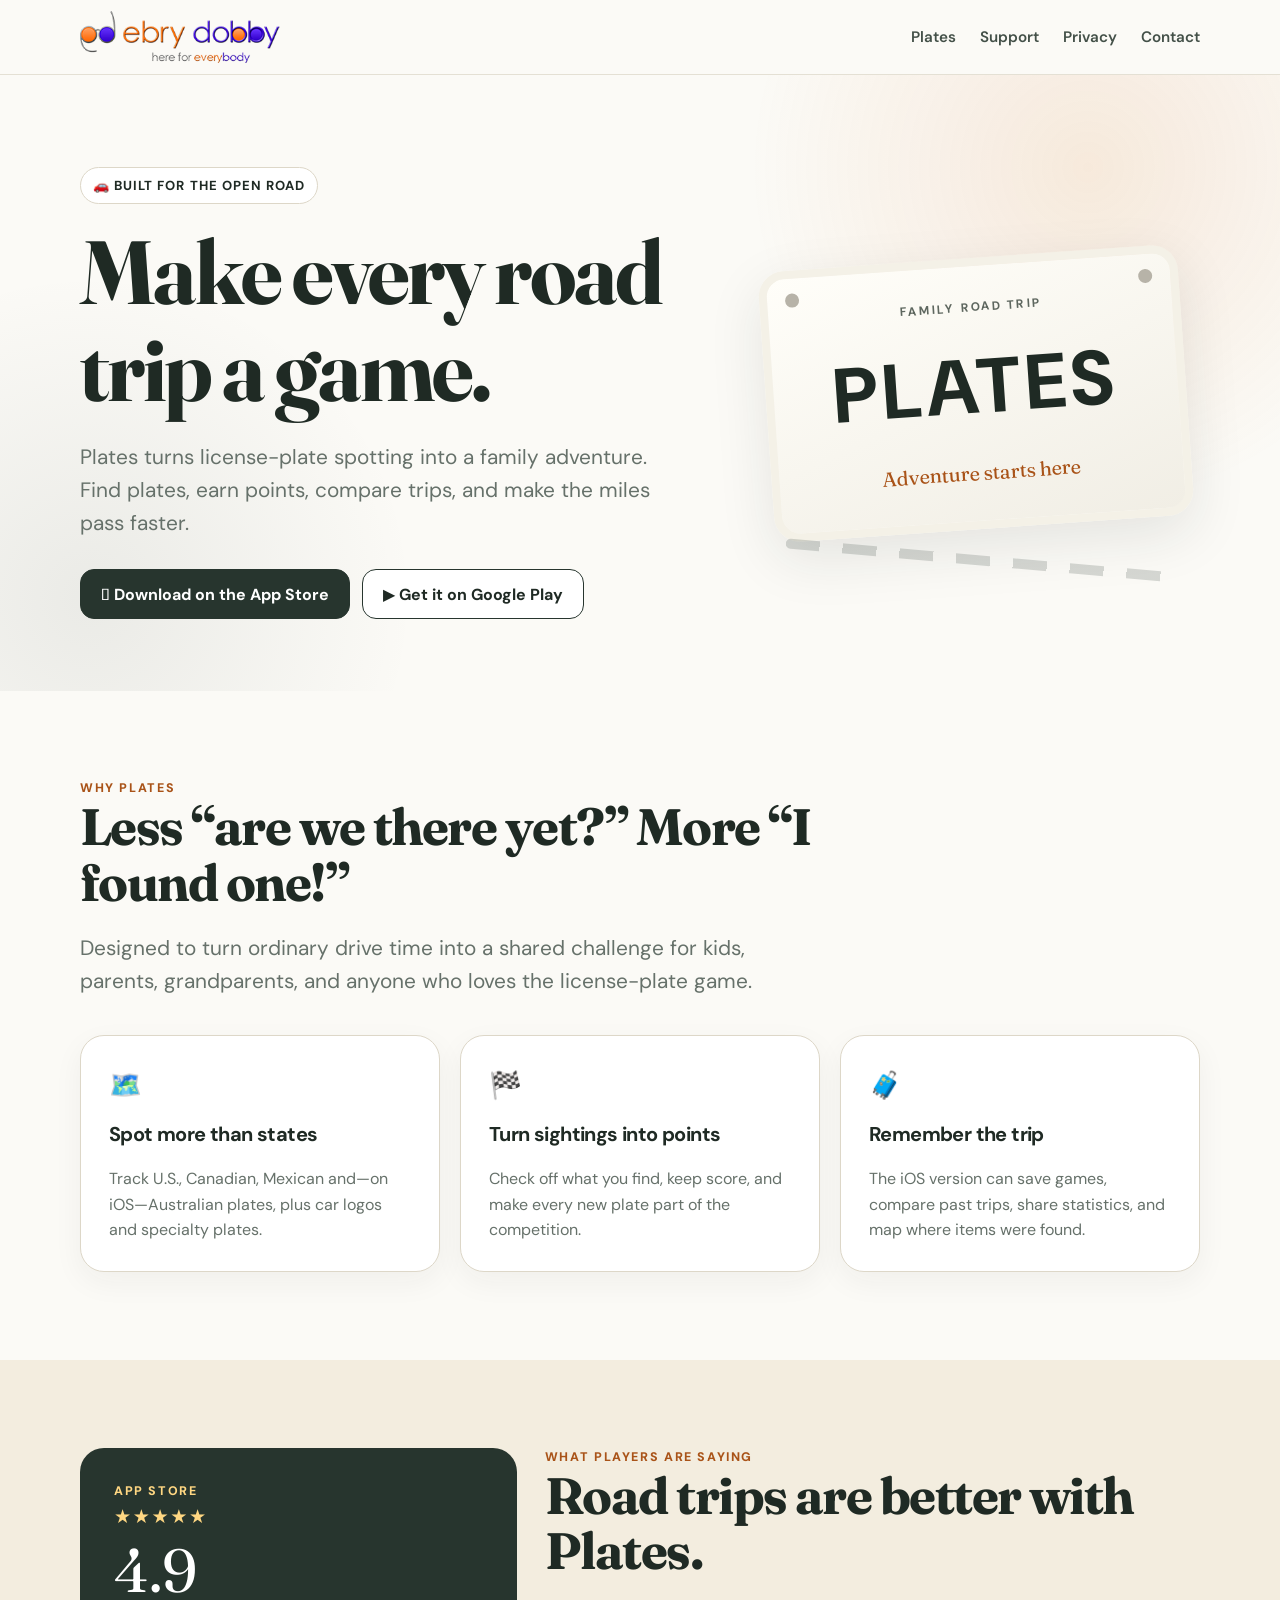
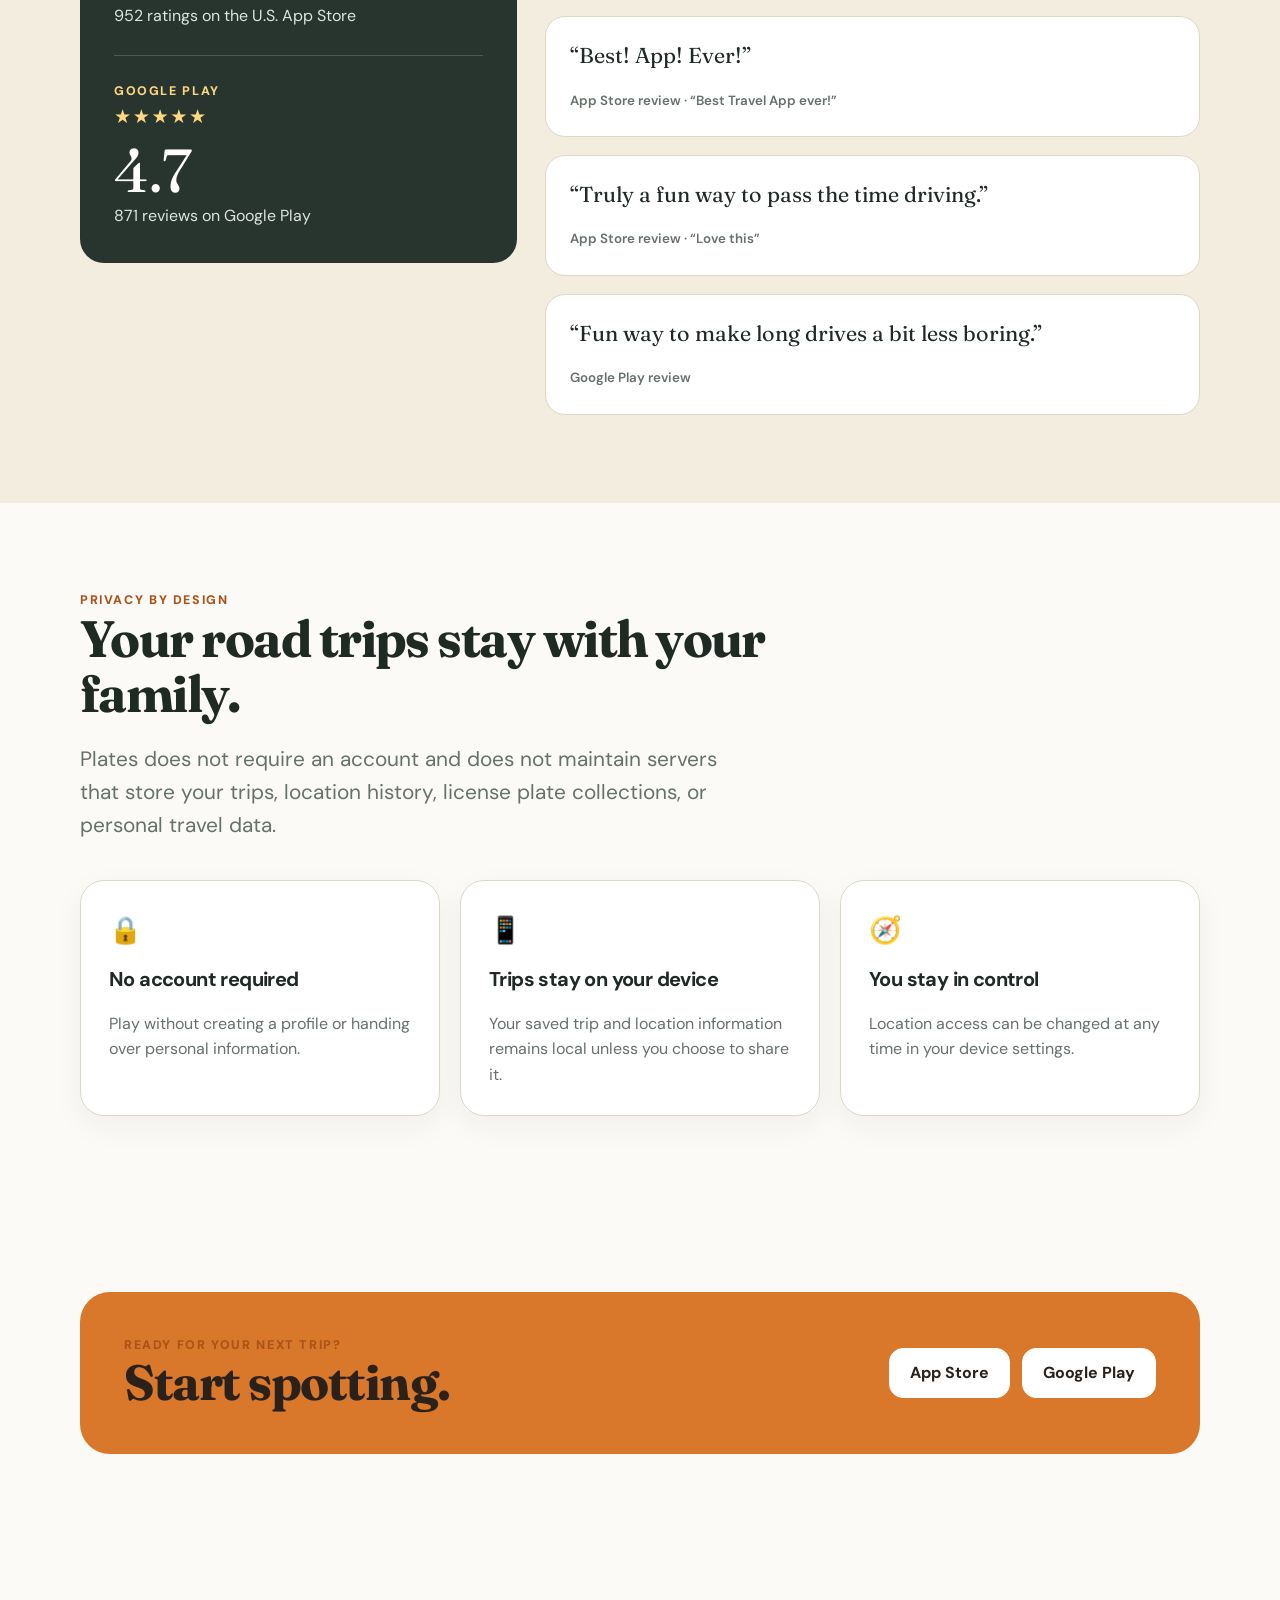
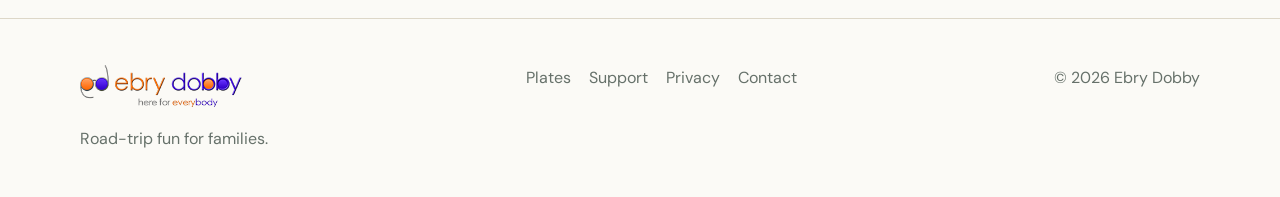
<file: index.html>
<!doctype html>
<html lang="en">
<head>
  <meta charset="utf-8">
  <meta name="viewport" content="width=device-width,initial-scale=1">

  <title>Plates Family Travel Game | Ebry Dobby</title>
  <meta name="description" content="Make every road trip more fun with Plates, the family travel game for spotting license plates, earning points, saving trips, and turning every mile into an adventure.">

  <link rel="canonical" href="https://ebrydobby.com/">

  <meta name="robots" content="index,follow,max-image-preview:large">
  <meta name="author" content="Ebry Dobby, LLC">

  <meta property="og:type" content="website">
  <meta property="og:site_name" content="Ebry Dobby">
  <meta property="og:title" content="Plates Family Travel Game | Ebry Dobby">
  <meta property="og:description" content="Turn your next road trip into a family adventure with Plates. Spot license plates, earn points, save trips, and make the miles pass faster.">
  <meta property="og:url" content="https://ebrydobby.com/">
  <meta property="og:image" content="https://ebrydobby.com/assets/images/ebry-dobby-logo.png">
  <meta property="og:image:alt" content="Ebry Dobby logo">

  <meta name="twitter:card" content="summary_large_image">
  <meta name="twitter:title" content="Plates Family Travel Game | Ebry Dobby">
  <meta name="twitter:description" content="Make every road trip more fun with Plates, the family travel game for spotting license plates and earning points.">
  <meta name="twitter:image" content="https://ebrydobby.com/assets/images/ebry-dobby-logo.png">

  <meta name="theme-color" content="#f7f1e3">

  <link rel="preconnect" href="https://fonts.googleapis.com">
  <link rel="preconnect" href="https://fonts.gstatic.com" crossorigin>
  <link href="https://fonts.googleapis.com/css2?family=DM+Sans:wght@400;500;600;700&family=Fraunces:opsz,wght@9..144,700&display=swap" rel="stylesheet">

  <link rel="stylesheet" href="assets/css/styles.css">

  <script async
    src="https://pagead2.googlesyndication.com/pagead/js/adsbygoogle.js?client=ca-pub-4069077007727159"
    crossorigin="anonymous"></script>

  <script type="application/ld+json">
  {
    "@context": "https://schema.org",
    "@graph": [
      {
        "@type": "Organization",
        "@id": "https://ebrydobby.com/#organization",
        "name": "Ebry Dobby, LLC",
        "url": "https://ebrydobby.com/",
        "logo": {
          "@type": "ImageObject",
          "url": "https://ebrydobby.com/assets/images/ebry-dobby-logo.png"
        }
      },
      {
        "@type": "WebSite",
        "@id": "https://ebrydobby.com/#website",
        "url": "https://ebrydobby.com/",
        "name": "Ebry Dobby",
        "publisher": {
          "@id": "https://ebrydobby.com/#organization"
        }
      },
      {
        "@type": "SoftwareApplication",
        "@id": "https://ebrydobby.com/#plates",
        "name": "Plates - Family Travel Game",
        "applicationCategory": "GameApplication",
        "operatingSystem": "iOS, Android",
        "description": "A family road-trip game for spotting license plates, earning points, saving trips, and making travel more fun.",
        "url": "https://ebrydobby.com/plates/",
        "downloadUrl": [
          "https://apps.apple.com/us/app/plates-family-travel-game/id1335335602",
          "https://play.google.com/store/apps/details?id=com.ebrydobby.app.plates.free"
        ],
        "publisher": {
          "@id": "https://ebrydobby.com/#organization"
        }
      }
    ]
  }
  </script>
</head>

<body>
<header class="site-header">
  <div class="container nav">
    <a class="brand brand-logo" href="index.html" aria-label="Ebry Dobby home">
      <img src="assets/images/ebry-dobby-logo.png" alt="Ebry Dobby — here for everybody">
    </a>

    <button class="menu-btn" data-menu-button aria-expanded="false" aria-controls="site-nav">
      Menu
    </button>

    <nav class="nav-links" id="site-nav" data-nav-links aria-label="Primary navigation">
      <a href="plates/">Plates</a>
      <a href="support/">Support</a>
      <a href="privacy/">Privacy</a>
      <a href="contact/">Contact</a>
    </nav>
  </div>
</header>

<main>
  <section class="hero">
    <div class="container hero-grid">
      <div>
        <span class="eyebrow">🚗 Built for the open road</span>
        <h1>Make every road trip a game.</h1>
        <p class="lead">
          Plates turns license-plate spotting into a family adventure.
          Find plates, earn points, compare trips, and make the miles pass faster.
        </p>

        <div class="cta-row">
          <a class="btn btn-primary"
             href="https://apps.apple.com/us/app/plates-family-travel-game/id1335335602"
             target="_blank" rel="noopener">
             Download on the App Store
          </a>

          <a class="btn btn-secondary"
             href="https://play.google.com/store/apps/details?id=com.ebrydobby.app.plates.free"
             target="_blank" rel="noopener">
            ▶ Get it on Google Play
          </a>
        </div>
      </div>

      <div class="plate-stack" aria-hidden="true">
        <div class="plate-card">
          <div class="plate-small">FAMILY ROAD TRIP</div>
          <div class="plate-big">PLATES</div>
          <div class="plate-state">Adventure starts here</div>
        </div>
        <div class="road-line"></div>
      </div>
    </div>
  </section>

  <section class="section">
    <div class="container">
      <div class="section-head">
        <div class="kicker">Why Plates</div>
        <h2>Less “are we there yet?” More “I found one!”</h2>
        <p class="lead">
          Designed to turn ordinary drive time into a shared challenge for kids,
          parents, grandparents, and anyone who loves the license-plate game.
        </p>
      </div>

      <div class="grid-3">
        <article class="card">
          <div class="icon">🗺️</div>
          <h3>Spot more than states</h3>
          <p>
            Track U.S., Canadian, Mexican and—on iOS—Australian plates,
            plus car logos and specialty plates.
          </p>
        </article>

        <article class="card">
          <div class="icon">🏁</div>
          <h3>Turn sightings into points</h3>
          <p>
            Check off what you find, keep score, and make every new plate
            part of the competition.
          </p>
        </article>

        <article class="card">
          <div class="icon">🧳</div>
          <h3>Remember the trip</h3>
          <p>
            The iOS version can save games, compare past trips,
            share statistics, and map where items were found.
          </p>
        </article>
      </div>
    </div>
  </section>

  <section class="section section-alt">
    <div class="container rating-wrap">
      <aside class="rating-panel">
        <div class="kicker" style="color:#ffd782;">App Store</div>
        <div class="stars">★★★★★</div>
        <div class="rating-number">4.9</div>
        <div class="rating-meta">952 ratings on the U.S. App Store</div>

        <hr style="border:0;border-top:1px solid rgba(255,255,255,.18);margin:26px 0;">

        <div class="kicker" style="color:#ffd782;">Google Play</div>
        <div class="stars">★★★★★</div>
        <div class="rating-number">4.7</div>
        <div class="rating-meta">871 reviews on Google Play</div>
      </aside>

      <div>
        <div class="section-head">
          <div class="kicker">What players are saying</div>
          <h2>Road trips are better with Plates.</h2>
        </div>

        <div class="review-list">
          <article class="review">
            <blockquote>“Best! App! Ever!”</blockquote>
            <small>App Store review · “Best Travel App ever!”</small>
          </article>

          <article class="review">
            <blockquote>“Truly a fun way to pass the time driving.”</blockquote>
            <small>App Store review · “Love this”</small>
          </article>

          <article class="review">
            <blockquote>“Fun way to make long drives a bit less boring.”</blockquote>
            <small>Google Play review</small>
          </article>
        </div>
      </div>
    </div>
  </section>

  <section class="section">
    <div class="container">
      <div class="section-head">
        <div class="kicker">Privacy by design</div>
        <h2>Your road trips stay with your family.</h2>
        <p class="lead">
          Plates does not require an account and does not maintain servers that
          store your trips, location history, license plate collections, or personal travel data.
        </p>
      </div>

      <div class="grid-3">
        <article class="card">
          <div class="icon">🔒</div>
          <h3>No account required</h3>
          <p>Play without creating a profile or handing over personal information.</p>
        </article>

        <article class="card">
          <div class="icon">📱</div>
          <h3>Trips stay on your device</h3>
          <p>Your saved trip and location information remains local unless you choose to share it.</p>
        </article>

        <article class="card">
          <div class="icon">🧭</div>
          <h3>You stay in control</h3>
          <p>Location access can be changed at any time in your device settings.</p>
        </article>
      </div>
    </div>
  </section>

  <section class="section">
    <div class="band">
      <div>
        <div class="kicker">Ready for your next trip?</div>
        <h2>Start spotting.</h2>
      </div>

      <div class="cta-row" style="margin:0;">
        <a class="btn"
           href="https://apps.apple.com/us/app/plates-family-travel-game/id1335335602"
           target="_blank" rel="noopener">
          App Store
        </a>

        <a class="btn"
           href="https://play.google.com/store/apps/details?id=com.ebrydobby.app.plates.free"
           target="_blank" rel="noopener">
          Google Play
        </a>
      </div>
    </div>
  </section>
</main>

<footer>
  <div class="container footer-grid">
    <div>
      <a class="brand brand-logo footer-logo" href="index.html">
        <img src="assets/images/ebry-dobby-logo.png" alt="Ebry Dobby — here for everybody">
      </a>
      <p style="color:var(--muted);margin:.7rem 0 0;">Road-trip fun for families.</p>
    </div>

    <div class="footer-links">
      <a href="plates/">Plates</a>
      <a href="support/">Support</a>
      <a href="privacy/">Privacy</a>
      <a href="contact/">Contact</a>
    </div>

    <div style="color:var(--muted);">
      © <span data-year></span> Ebry Dobby
    </div>
  </div>
</footer>

<script src="assets/js/site.js"></script>
</body>
</html>
</file>
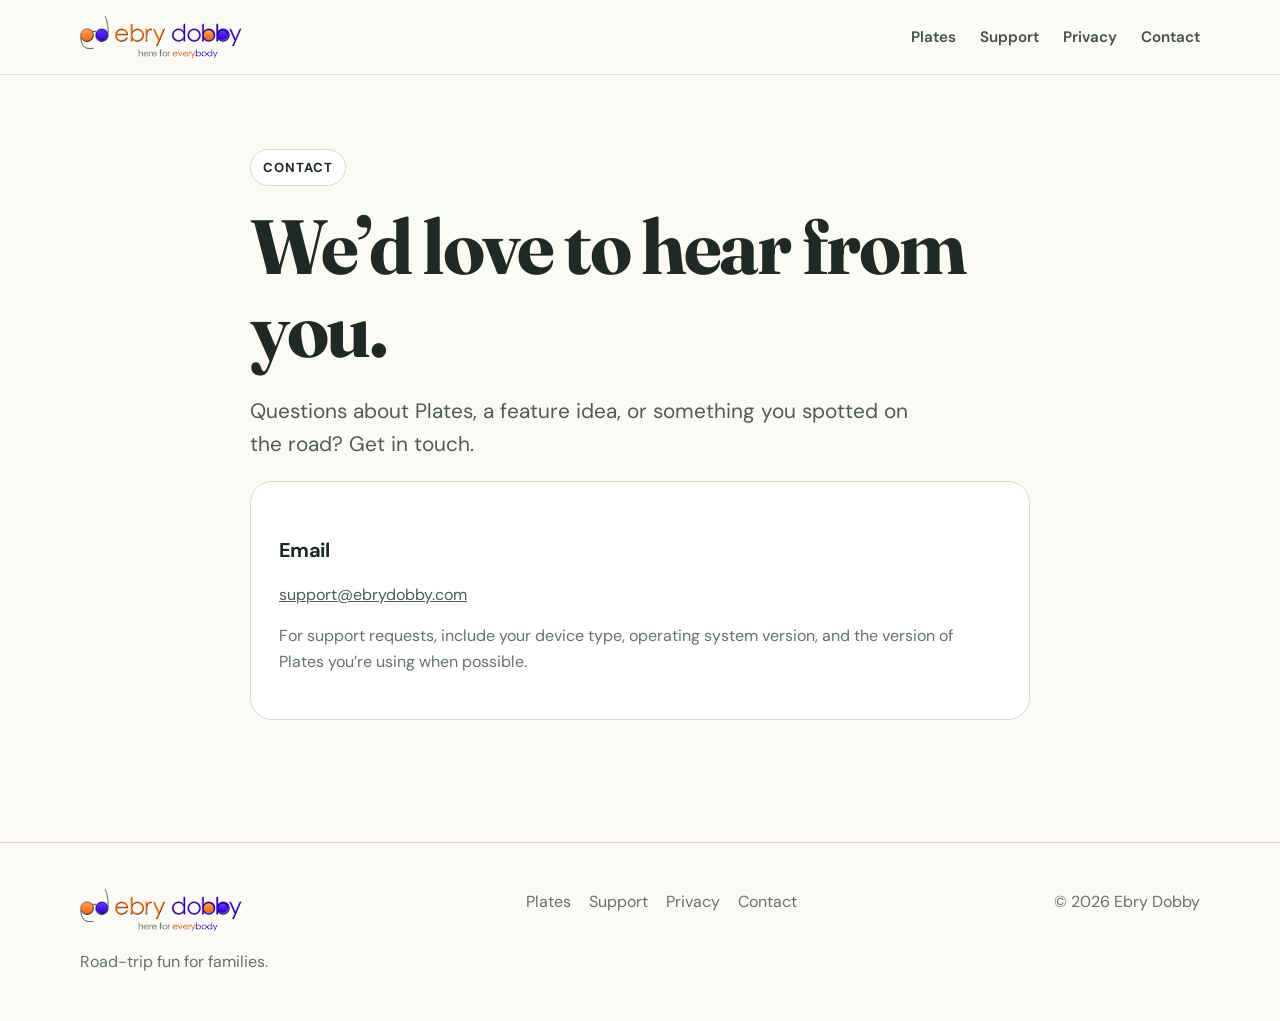
<file: contact/index.html>
<!doctype html><html lang="en"><head><meta charset="utf-8"><meta name="viewport" content="width=device-width,initial-scale=1"><title>Contact | Ebry Dobby</title><meta name="description" content="Contact Ebry Dobby about Plates Family Travel Game."><link rel="canonical" href="https://www.ebrydobby.com/contact/"><meta name="theme-color" content="#f7f1e3"><link rel="preconnect" href="https://fonts.googleapis.com"><link rel="preconnect" href="https://fonts.gstatic.com" crossorigin><link href="https://fonts.googleapis.com/css2?family=DM+Sans:wght@400;500;600;700&family=Fraunces:opsz,wght@9..144,700&display=swap" rel="stylesheet"><link rel="stylesheet" href="../assets/css/styles.css"><script async src="https://pagead2.googlesyndication.com/pagead/js/adsbygoogle.js?client=ca-pub-4069077007727159" crossorigin="anonymous"></script></head><body><header class="site-header"><div class="container nav"><a class="brand brand-logo footer-logo" href="../index.html"><img src="../assets/images/ebry-dobby-logo.png" alt="Ebry Dobby — here for everybody"></a><button class="menu-btn" data-menu-button aria-expanded="false" aria-controls="site-nav">Menu</button><nav class="nav-links" id="site-nav" data-nav-links><a href="../plates/">Plates</a><a href="../support/">Support</a><a href="../privacy/">Privacy</a><a href="../contact/">Contact</a></nav></div></header><main><section class="page-hero"><div class="container prose"><span class="eyebrow">Contact</span><h1>We’d love to hear from you.</h1><p class="lead">Questions about Plates, a feature idea, or something you spotted on the road? Get in touch.</p><div class="contact-box"><h3>Email</h3><p><a href="mailto:support@ebrydobby.com">support@ebrydobby.com</a></p><p style="color:var(--muted)">For support requests, include your device type, operating system version, and the version of Plates you’re using when possible.</p></div></div></section></main><footer><div class="container footer-grid"><div><a class="brand brand-logo footer-logo" href="../index.html"><img src="../assets/images/ebry-dobby-logo.png" alt="Ebry Dobby — here for everybody"></a><p style="color:var(--muted);margin:.7rem 0 0;">Road-trip fun for families.</p></div><div class="footer-links"><a href="../plates/">Plates</a><a href="../support/">Support</a><a href="../privacy/">Privacy</a><a href="../contact/">Contact</a></div><div style="color:var(--muted);">© <span data-year></span> Ebry Dobby</div></div></footer><script src="../assets/js/site.js"></script></body></html>
</file>
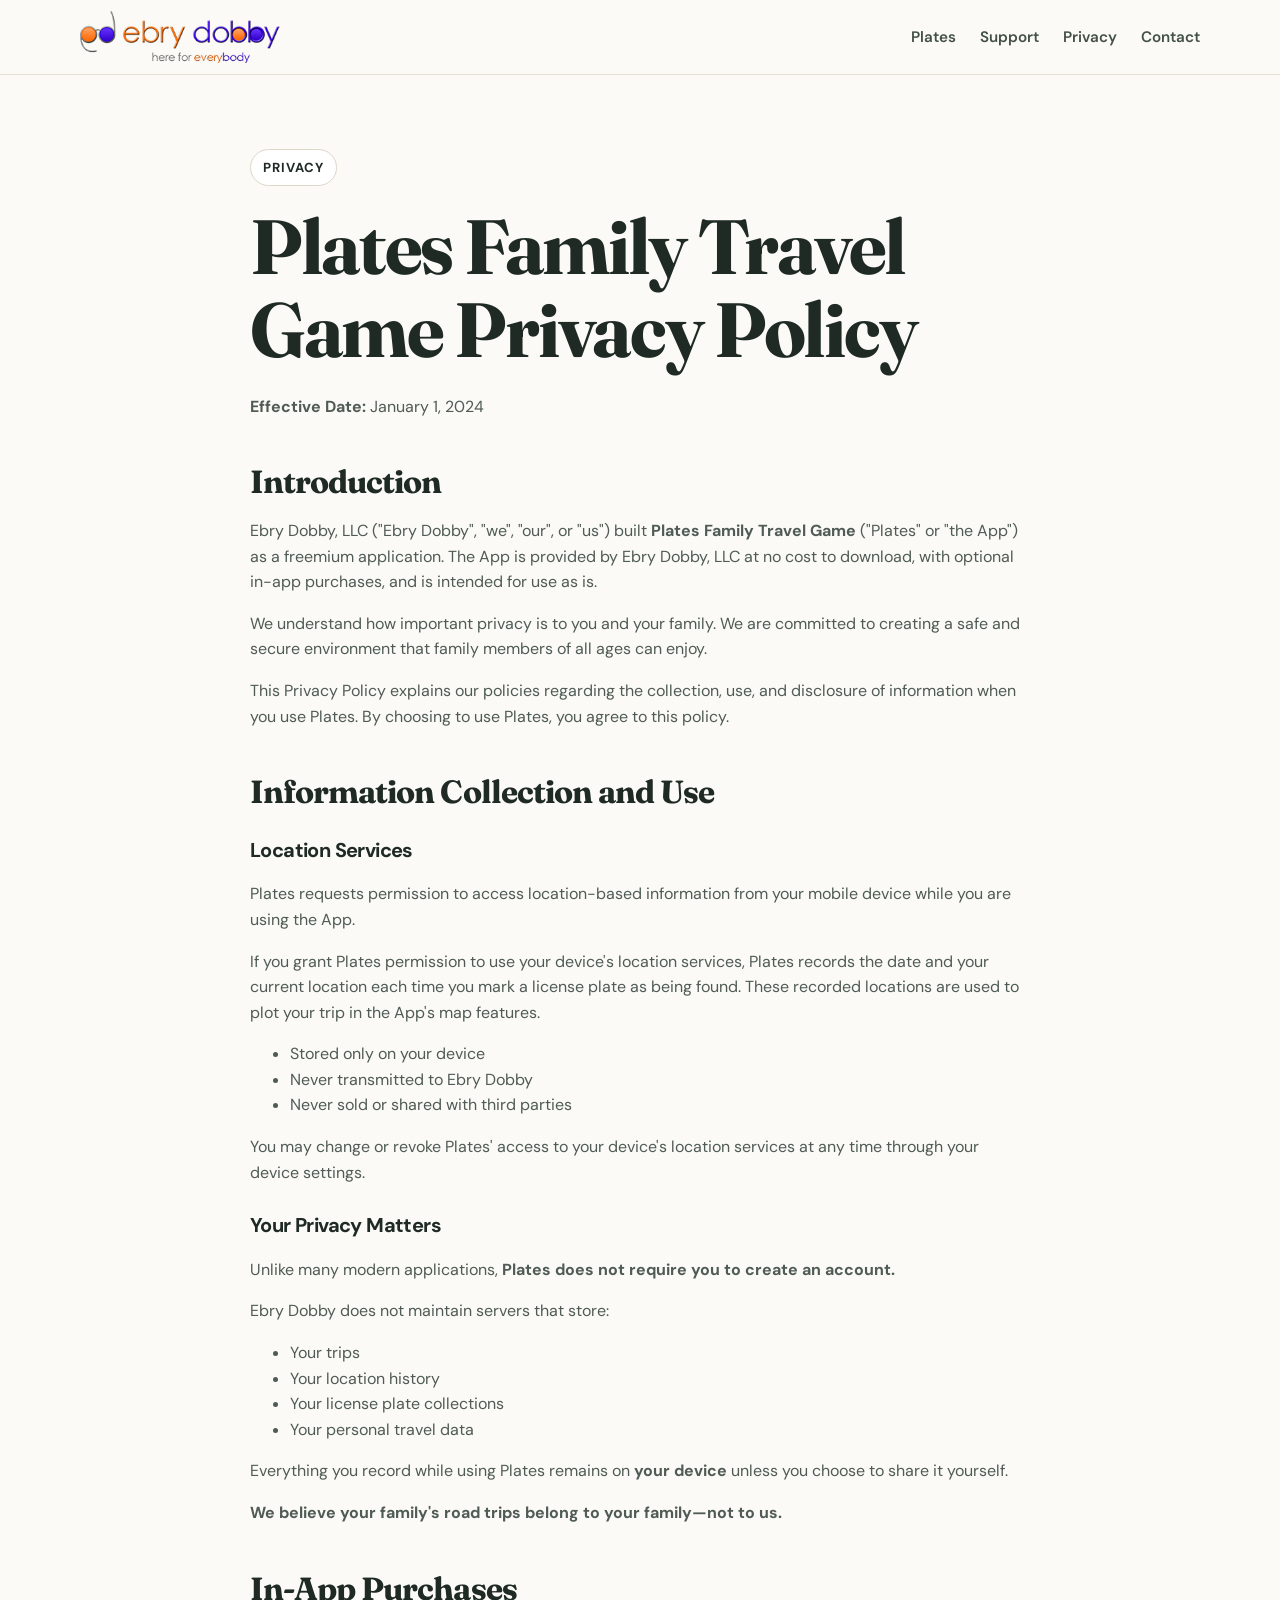
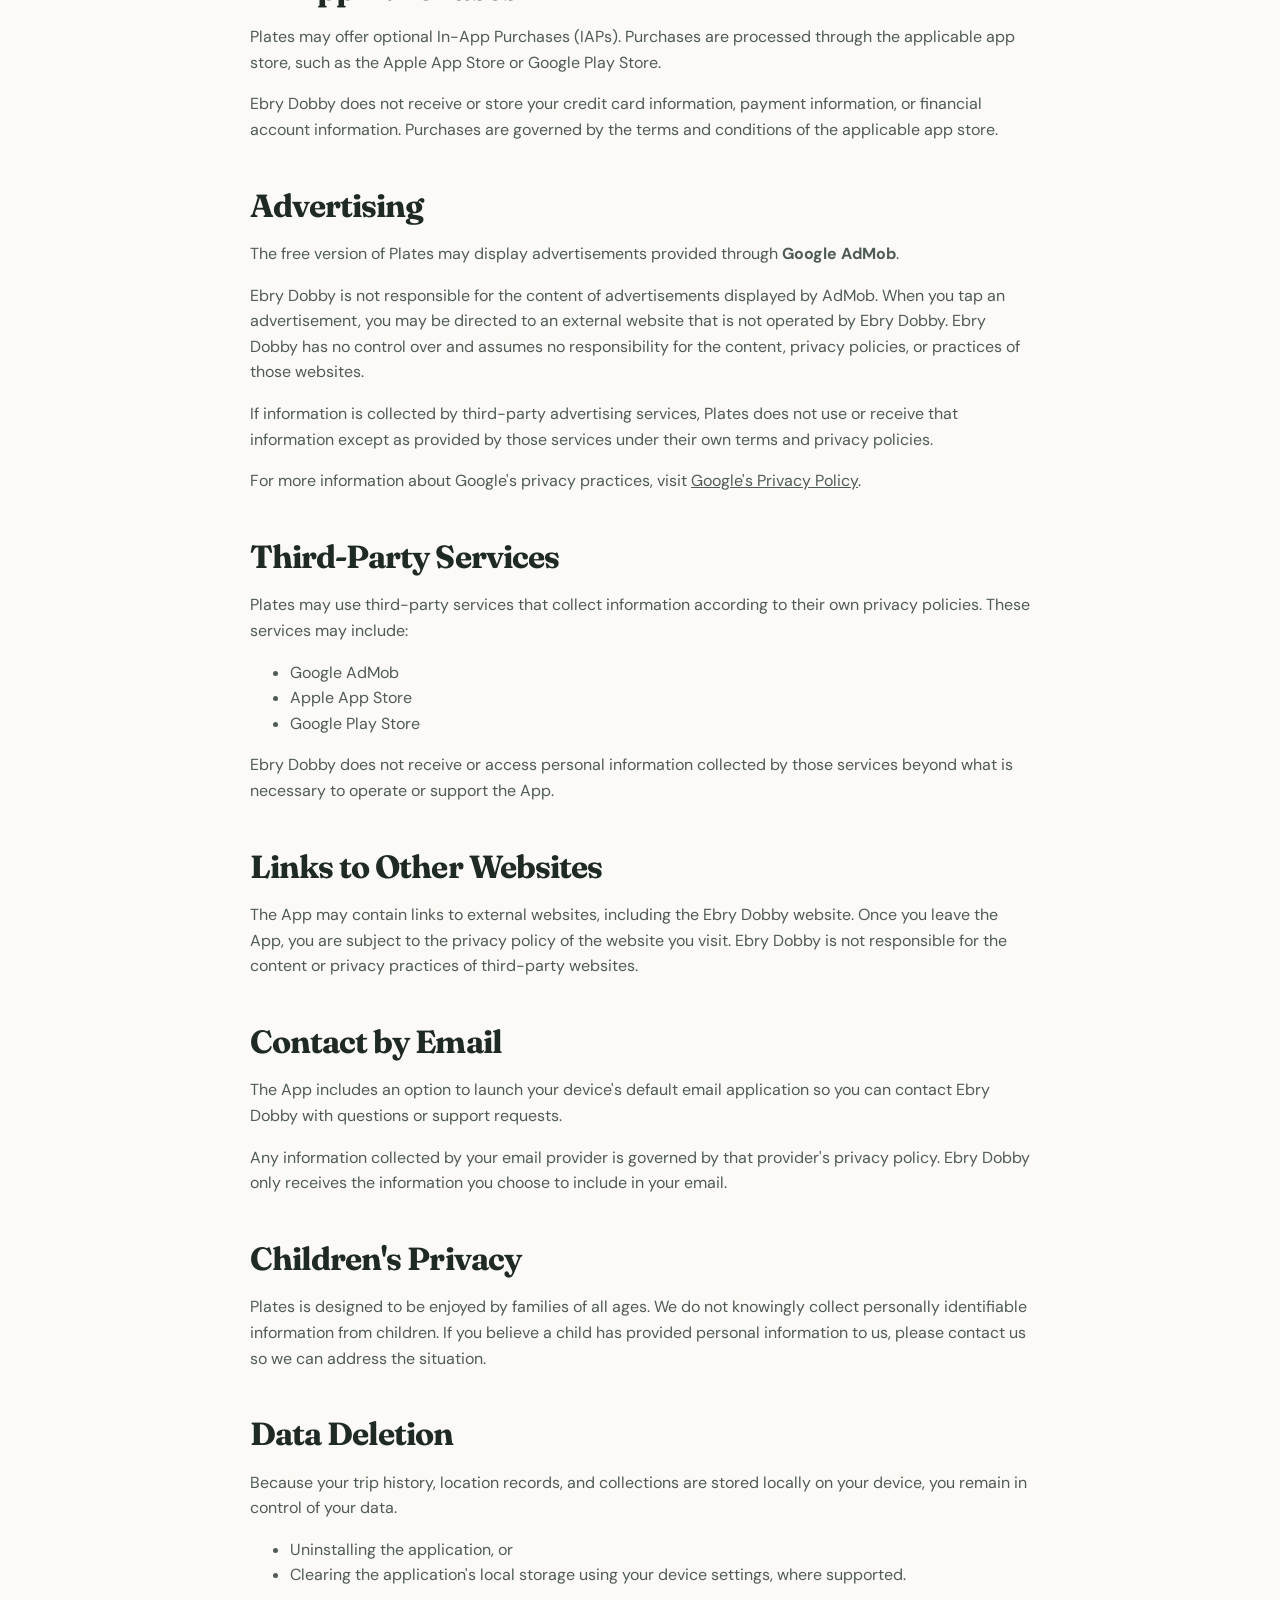
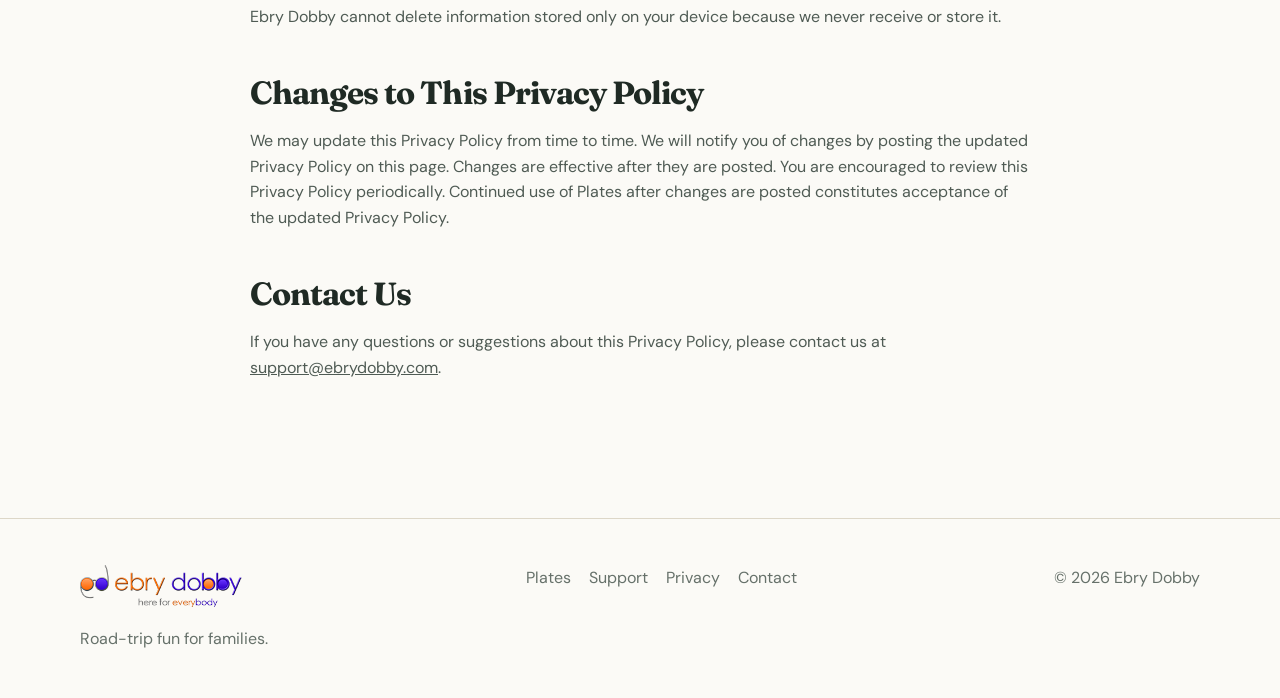
<file: plates-privacy/index.html>
<!doctype html>
<html lang="en">
<head>
<meta charset="utf-8">
<meta name="viewport" content="width=device-width,initial-scale=1">
<title>Plates Family Travel Game Privacy Policy | Ebry Dobby</title>
<meta name="description" content="Privacy Policy for Plates Family Travel Game by Ebry Dobby, LLC.">
<link rel="canonical" href="https://ebrydobby.com/plates-privacy/">
<meta name="theme-color" content="#f7f1e3">
<link rel="preconnect" href="https://fonts.googleapis.com">
<link rel="preconnect" href="https://fonts.gstatic.com" crossorigin>
<link href="https://fonts.googleapis.com/css2?family=DM+Sans:wght@400;500;600;700&family=Fraunces:opsz,wght@9..144,700&display=swap" rel="stylesheet">
<link rel="stylesheet" href="../assets/css/styles.css">
<script async src="https://pagead2.googlesyndication.com/pagead/js/adsbygoogle.js?client=ca-pub-4069077007727159" crossorigin="anonymous"></script>
</head>
<body>
<header class="site-header">
  <div class="container nav">
    <a class="brand brand-logo" href="../index.html" aria-label="Ebry Dobby home">
      <img src="../assets/images/ebry-dobby-logo.png" alt="Ebry Dobby — here for everybody">
    </a>
    <button class="menu-btn" data-menu-button aria-expanded="false" aria-controls="site-nav">Menu</button>
    <nav class="nav-links" id="site-nav" data-nav-links>
      <a href="../plates/">Plates</a>
      <a href="../support/">Support</a>
      <a href="../privacy/" aria-current="page">Privacy</a>
      <a href="../contact/">Contact</a>
    </nav>
  </div>
</header>
<main>
<section class="page-hero">
<div class="container prose">
<span class="eyebrow">Privacy</span>
<h1>Plates Family Travel Game Privacy Policy</h1>
<p><strong>Effective Date:</strong> January 1, 2024</p>

<h2>Introduction</h2>
<p>Ebry Dobby, LLC ("Ebry Dobby", "we", "our", or "us") built <strong>Plates Family Travel Game</strong> ("Plates" or "the App") as a freemium application. The App is provided by Ebry Dobby, LLC at no cost to download, with optional in-app purchases, and is intended for use as is.</p>
<p>We understand how important privacy is to you and your family. We are committed to creating a safe and secure environment that family members of all ages can enjoy.</p>
<p>This Privacy Policy explains our policies regarding the collection, use, and disclosure of information when you use Plates. By choosing to use Plates, you agree to this policy.</p>

<h2>Information Collection and Use</h2>
<h3>Location Services</h3>
<p>Plates requests permission to access location-based information from your mobile device while you are using the App.</p>
<p>If you grant Plates permission to use your device's location services, Plates records the date and your current location each time you mark a license plate as being found. These recorded locations are used to plot your trip in the App's map features.</p>
<ul>
<li>Stored only on your device</li>
<li>Never transmitted to Ebry Dobby</li>
<li>Never sold or shared with third parties</li>
</ul>
<p>You may change or revoke Plates' access to your device's location services at any time through your device settings.</p>

<h3>Your Privacy Matters</h3>
<p>Unlike many modern applications, <strong>Plates does not require you to create an account.</strong></p>
<p>Ebry Dobby does not maintain servers that store:</p>
<ul>
<li>Your trips</li>
<li>Your location history</li>
<li>Your license plate collections</li>
<li>Your personal travel data</li>
</ul>
<p>Everything you record while using Plates remains on <strong>your device</strong> unless you choose to share it yourself.</p>
<p><strong>We believe your family's road trips belong to your family—not to us.</strong></p>

<h2>In-App Purchases</h2>
<p>Plates may offer optional In-App Purchases (IAPs). Purchases are processed through the applicable app store, such as the Apple App Store or Google Play Store.</p>
<p>Ebry Dobby does not receive or store your credit card information, payment information, or financial account information. Purchases are governed by the terms and conditions of the applicable app store.</p>

<h2>Advertising</h2>
<p>The free version of Plates may display advertisements provided through <strong>Google AdMob</strong>.</p>
<p>Ebry Dobby is not responsible for the content of advertisements displayed by AdMob. When you tap an advertisement, you may be directed to an external website that is not operated by Ebry Dobby. Ebry Dobby has no control over and assumes no responsibility for the content, privacy policies, or practices of those websites.</p>
<p>If information is collected by third-party advertising services, Plates does not use or receive that information except as provided by those services under their own terms and privacy policies.</p>
<p>For more information about Google's privacy practices, visit <a href="https://policies.google.com/privacy" target="_blank" rel="noopener">Google's Privacy Policy</a>.</p>

<h2>Third-Party Services</h2>
<p>Plates may use third-party services that collect information according to their own privacy policies. These services may include:</p>
<ul>
<li>Google AdMob</li>
<li>Apple App Store</li>
<li>Google Play Store</li>
</ul>
<p>Ebry Dobby does not receive or access personal information collected by those services beyond what is necessary to operate or support the App.</p>

<h2>Links to Other Websites</h2>
<p>The App may contain links to external websites, including the Ebry Dobby website. Once you leave the App, you are subject to the privacy policy of the website you visit. Ebry Dobby is not responsible for the content or privacy practices of third-party websites.</p>

<h2>Contact by Email</h2>
<p>The App includes an option to launch your device's default email application so you can contact Ebry Dobby with questions or support requests.</p>
<p>Any information collected by your email provider is governed by that provider's privacy policy. Ebry Dobby only receives the information you choose to include in your email.</p>

<h2>Children's Privacy</h2>
<p>Plates is designed to be enjoyed by families of all ages. We do not knowingly collect personally identifiable information from children. If you believe a child has provided personal information to us, please contact us so we can address the situation.</p>

<h2>Data Deletion</h2>
<p>Because your trip history, location records, and collections are stored locally on your device, you remain in control of your data.</p>
<ul>
<li>Uninstalling the application, or</li>
<li>Clearing the application's local storage using your device settings, where supported.</li>
</ul>
<p>Ebry Dobby cannot delete information stored only on your device because we never receive or store it.</p>

<h2>Changes to This Privacy Policy</h2>
<p>We may update this Privacy Policy from time to time. We will notify you of changes by posting the updated Privacy Policy on this page. Changes are effective after they are posted. You are encouraged to review this Privacy Policy periodically. Continued use of Plates after changes are posted constitutes acceptance of the updated Privacy Policy.</p>

<h2>Contact Us</h2>
<p>If you have any questions or suggestions about this Privacy Policy, please contact us at <a href="mailto:support@ebrydobby.com">support@ebrydobby.com</a>.</p>
</div>
</section>
</main>
<footer>
  <div class="container footer-grid">
    <div>
      <a class="brand brand-logo footer-logo" href="../index.html">
        <img src="../assets/images/ebry-dobby-logo.png" alt="Ebry Dobby — here for everybody">
      </a>
      <p style="color:var(--muted);margin:.7rem 0 0;">Road-trip fun for families.</p>
    </div>
    <div class="footer-links">
      <a href="../plates/">Plates</a>
      <a href="../support/">Support</a>
      <a href="../privacy/">Privacy</a>
      <a href="../contact/">Contact</a>
    </div>
    <div style="color:var(--muted);">© <span data-year></span> Ebry Dobby</div>
  </div>
</footer>
<script src="../assets/js/site.js"></script>
</body>
</html>
</file>
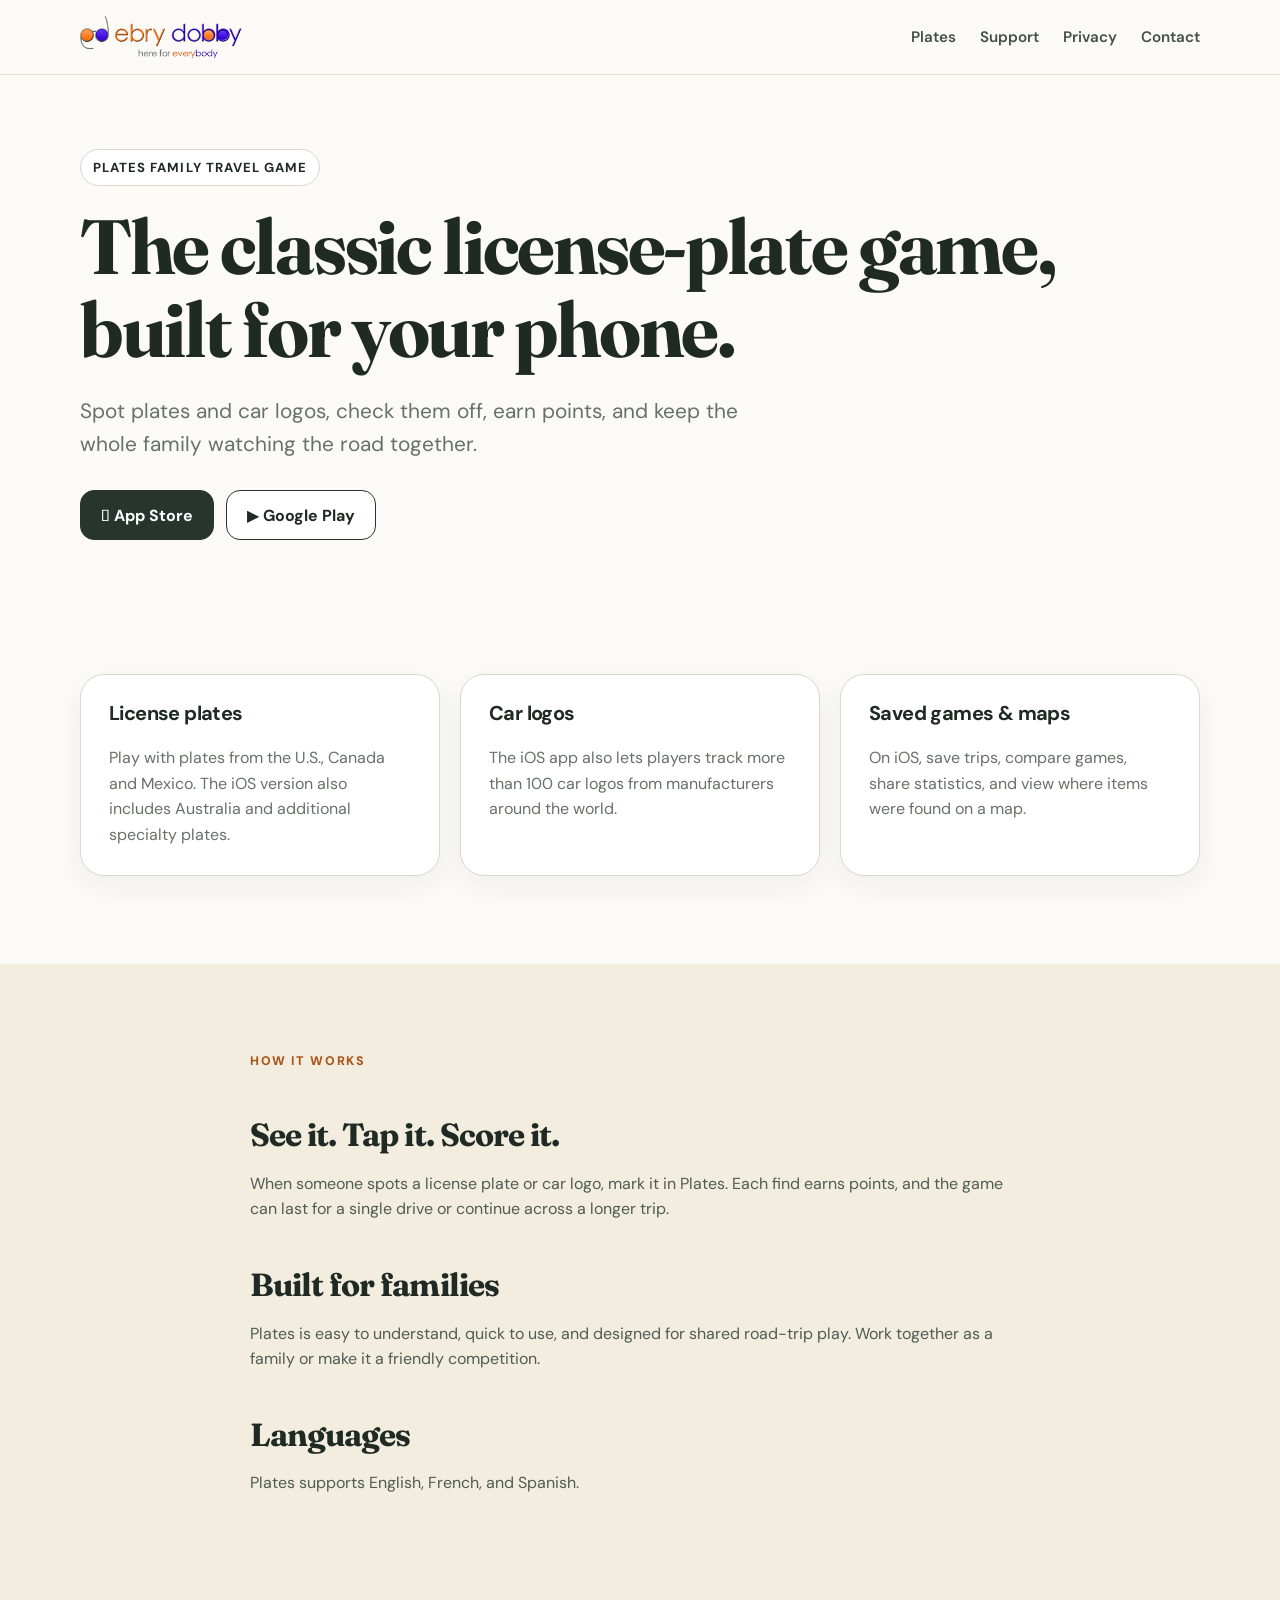
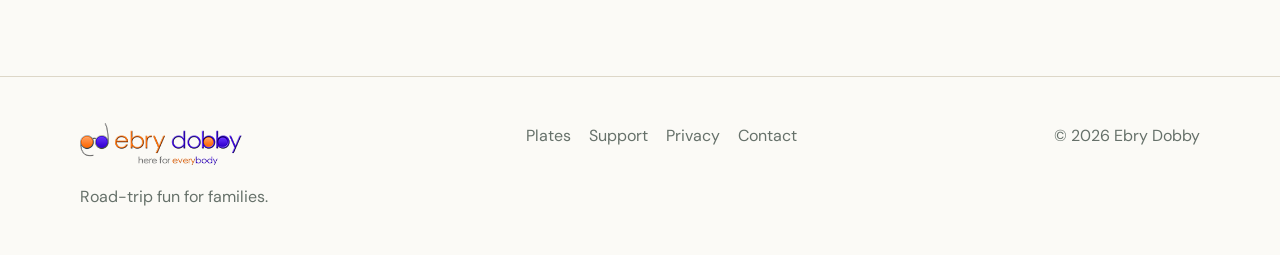
<file: plates/index.html>
<!doctype html><html lang="en"><head><meta charset="utf-8"><meta name="viewport" content="width=device-width,initial-scale=1"><title>Plates Family Travel Game | Ebry Dobby</title><meta name="description" content="Plates is a road-trip license plate game for families. Track sightings, score points, save trips, and play on iPhone, iPad and Android."><link rel="canonical" href="https://www.ebrydobby.com/plates/"><meta name="theme-color" content="#f7f1e3"><link rel="preconnect" href="https://fonts.googleapis.com"><link rel="preconnect" href="https://fonts.gstatic.com" crossorigin><link href="https://fonts.googleapis.com/css2?family=DM+Sans:wght@400;500;600;700&family=Fraunces:opsz,wght@9..144,700&display=swap" rel="stylesheet"><link rel="stylesheet" href="../assets/css/styles.css"><script async src="https://pagead2.googlesyndication.com/pagead/js/adsbygoogle.js?client=ca-pub-4069077007727159" crossorigin="anonymous"></script><script type="application/ld+json">{
  "@context": "https://schema.org",
  "@type": "SoftwareApplication",
  "name": "Plates - Family Travel Game",
  "applicationCategory": "TravelApplication",
  "operatingSystem": "iOS, Android",
  "offers": {
    "@type": "Offer",
    "price": "0",
    "priceCurrency": "USD"
  },
  "aggregateRating": {
    "@type": "AggregateRating",
    "ratingValue": "4.9",
    "ratingCount": "952"
  },
  "url": "https://www.ebrydobby.com/plates/"
}</script></head><body><header class="site-header"><div class="container nav"><a class="brand brand-logo footer-logo" href="../index.html"><img src="../assets/images/ebry-dobby-logo.png" alt="Ebry Dobby — here for everybody"></a><button class="menu-btn" data-menu-button aria-expanded="false" aria-controls="site-nav">Menu</button><nav class="nav-links" id="site-nav" data-nav-links><a href="../plates/">Plates</a><a href="../support/">Support</a><a href="../privacy/">Privacy</a><a href="../contact/">Contact</a></nav></div></header><main><section class="page-hero"><div class="container"><span class="eyebrow">Plates Family Travel Game</span><h1>The classic license-plate game, built for your phone.</h1><p class="lead">Spot plates and car logos, check them off, earn points, and keep the whole family watching the road together.</p><div class="cta-row"><a class="btn btn-primary" href="https://apps.apple.com/us/app/plates-family-travel-game/id1335335602" target="_blank" rel="noopener"> App Store</a><a class="btn btn-secondary" href="https://play.google.com/store/apps/details?id=com.ebrydobby.app.plates.free" target="_blank" rel="noopener">▶ Google Play</a></div></div></section><section class="section"><div class="container"><div class="grid-3"><article class="card"><h3>License plates</h3><p>Play with plates from the U.S., Canada and Mexico. The iOS version also includes Australia and additional specialty plates.</p></article><article class="card"><h3>Car logos</h3><p>The iOS app also lets players track more than 100 car logos from manufacturers around the world.</p></article><article class="card"><h3>Saved games & maps</h3><p>On iOS, save trips, compare games, share statistics, and view where items were found on a map.</p></article></div></div></section><section class="section section-alt"><div class="container prose"><div class="kicker">How it works</div><h2>See it. Tap it. Score it.</h2><p>When someone spots a license plate or car logo, mark it in Plates. Each find earns points, and the game can last for a single drive or continue across a longer trip.</p><h2>Built for families</h2><p>Plates is easy to understand, quick to use, and designed for shared road-trip play. Work together as a family or make it a friendly competition.</p><h2>Languages</h2><p>Plates supports English, French, and Spanish.</p></div></section></main><footer><div class="container footer-grid"><div><a class="brand brand-logo footer-logo" href="../index.html"><img src="../assets/images/ebry-dobby-logo.png" alt="Ebry Dobby — here for everybody"></a><p style="color:var(--muted);margin:.7rem 0 0;">Road-trip fun for families.</p></div><div class="footer-links"><a href="../plates/">Plates</a><a href="../support/">Support</a><a href="../privacy/">Privacy</a><a href="../contact/">Contact</a></div><div style="color:var(--muted);">© <span data-year></span> Ebry Dobby</div></div></footer><script src="../assets/js/site.js"></script></body></html>
</file>
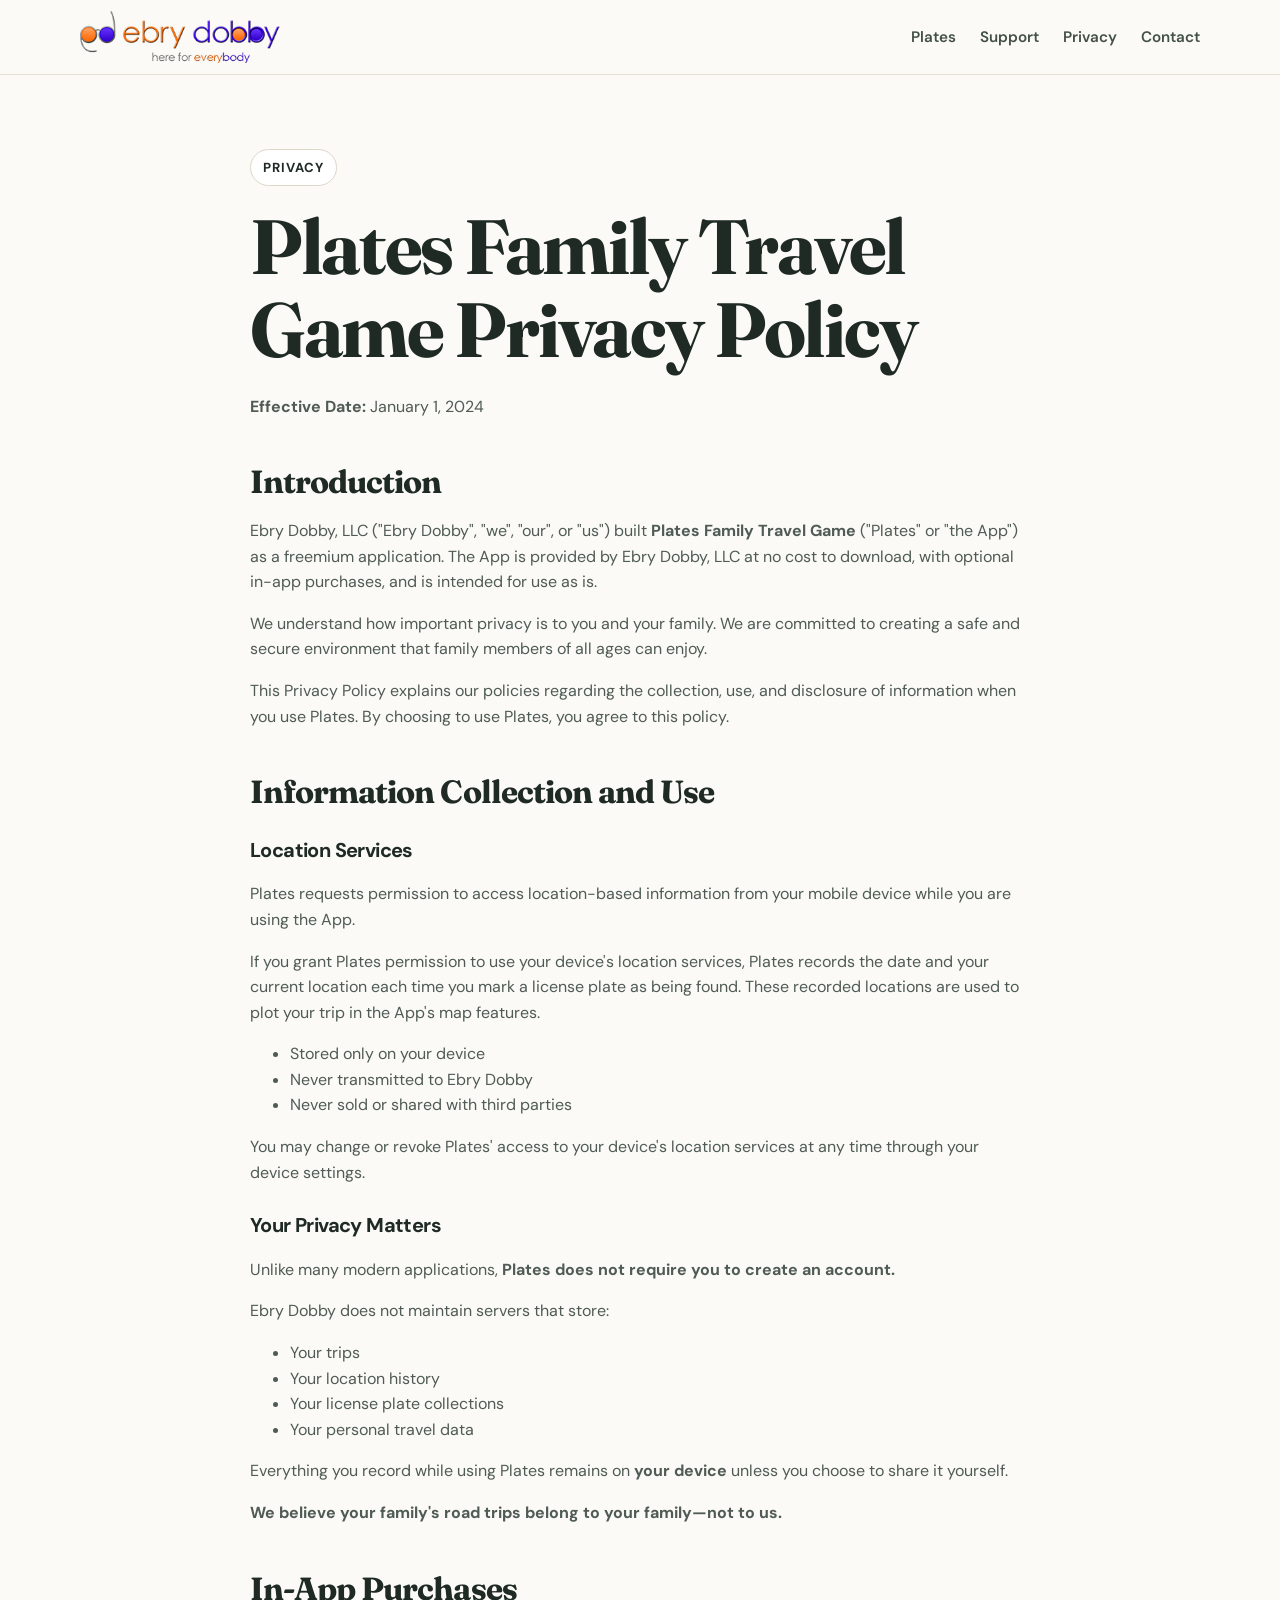
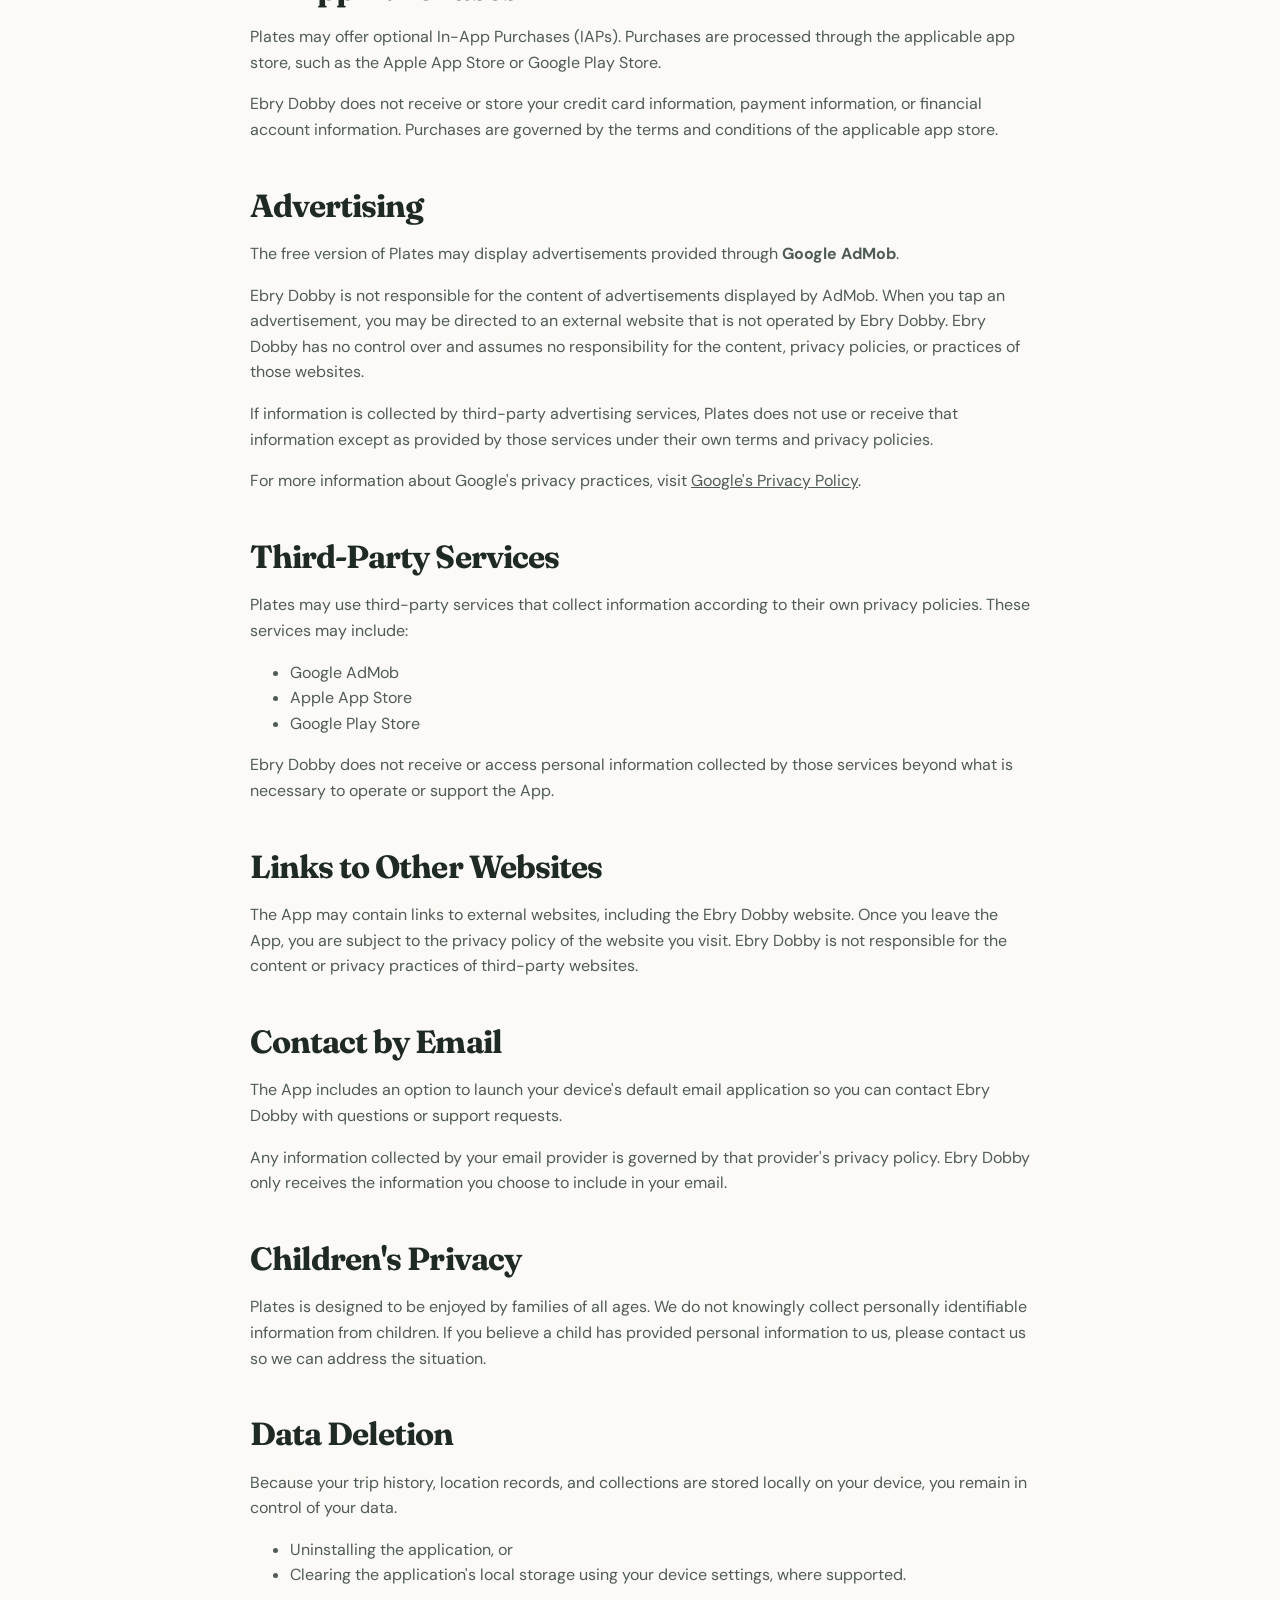
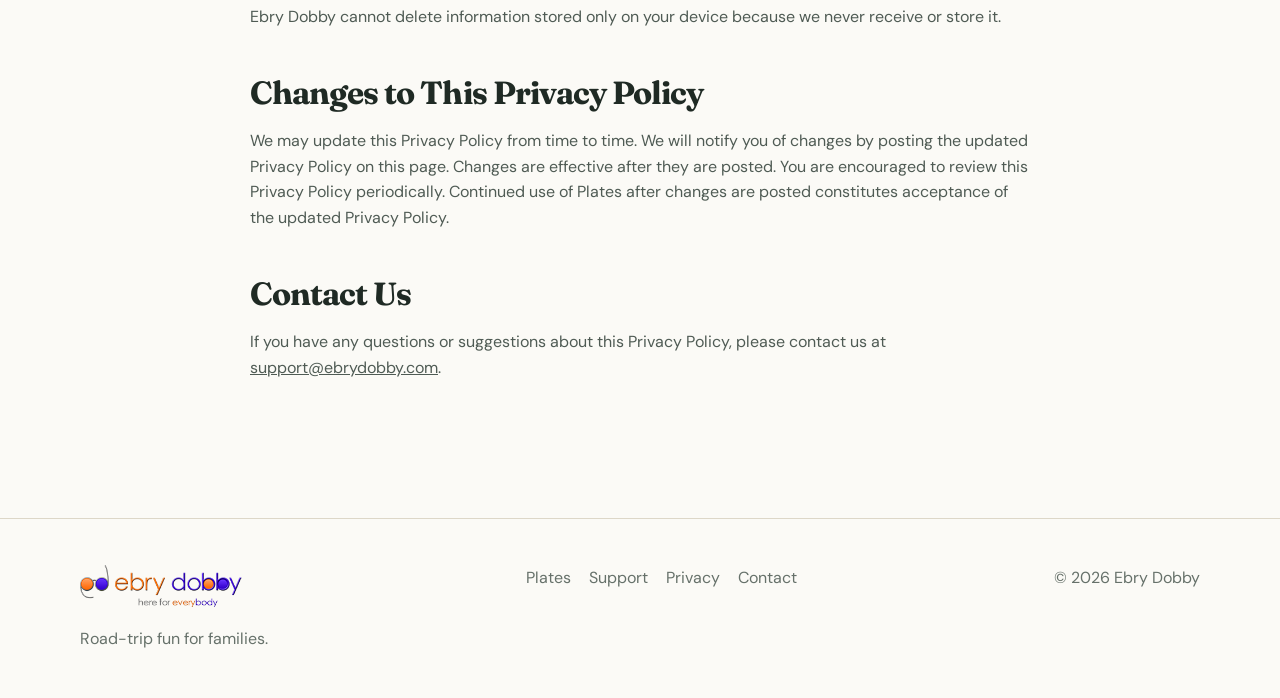
<file: privacy/index.html>
<!doctype html>
<html lang="en">
<head>
<meta charset="utf-8">
<meta name="viewport" content="width=device-width,initial-scale=1">
<title>Plates Family Travel Game Privacy Policy | Ebry Dobby</title>
<meta name="description" content="Privacy Policy for Plates Family Travel Game by Ebry Dobby, LLC.">
<link rel="canonical" href="https://ebrydobby.com/privacy/">
<meta name="theme-color" content="#f7f1e3">
<link rel="preconnect" href="https://fonts.googleapis.com">
<link rel="preconnect" href="https://fonts.gstatic.com" crossorigin>
<link href="https://fonts.googleapis.com/css2?family=DM+Sans:wght@400;500;600;700&family=Fraunces:opsz,wght@9..144,700&display=swap" rel="stylesheet">
<link rel="stylesheet" href="../assets/css/styles.css">
<script async src="https://pagead2.googlesyndication.com/pagead/js/adsbygoogle.js?client=ca-pub-4069077007727159" crossorigin="anonymous"></script>
</head>
<body>
<header class="site-header">
  <div class="container nav">
    <a class="brand brand-logo" href="../index.html" aria-label="Ebry Dobby home">
      <img src="../assets/images/ebry-dobby-logo.png" alt="Ebry Dobby — here for everybody">
    </a>
    <button class="menu-btn" data-menu-button aria-expanded="false" aria-controls="site-nav">Menu</button>
    <nav class="nav-links" id="site-nav" data-nav-links>
      <a href="../plates/">Plates</a>
      <a href="../support/">Support</a>
      <a href="../privacy/" aria-current="page">Privacy</a>
      <a href="../contact/">Contact</a>
    </nav>
  </div>
</header>
<main>
<section class="page-hero">
<div class="container prose">
<span class="eyebrow">Privacy</span>
<h1>Plates Family Travel Game Privacy Policy</h1>
<p><strong>Effective Date:</strong> January 1, 2024</p>

<h2>Introduction</h2>
<p>Ebry Dobby, LLC ("Ebry Dobby", "we", "our", or "us") built <strong>Plates Family Travel Game</strong> ("Plates" or "the App") as a freemium application. The App is provided by Ebry Dobby, LLC at no cost to download, with optional in-app purchases, and is intended for use as is.</p>
<p>We understand how important privacy is to you and your family. We are committed to creating a safe and secure environment that family members of all ages can enjoy.</p>
<p>This Privacy Policy explains our policies regarding the collection, use, and disclosure of information when you use Plates. By choosing to use Plates, you agree to this policy.</p>

<h2>Information Collection and Use</h2>
<h3>Location Services</h3>
<p>Plates requests permission to access location-based information from your mobile device while you are using the App.</p>
<p>If you grant Plates permission to use your device's location services, Plates records the date and your current location each time you mark a license plate as being found. These recorded locations are used to plot your trip in the App's map features.</p>
<ul>
<li>Stored only on your device</li>
<li>Never transmitted to Ebry Dobby</li>
<li>Never sold or shared with third parties</li>
</ul>
<p>You may change or revoke Plates' access to your device's location services at any time through your device settings.</p>

<h3>Your Privacy Matters</h3>
<p>Unlike many modern applications, <strong>Plates does not require you to create an account.</strong></p>
<p>Ebry Dobby does not maintain servers that store:</p>
<ul>
<li>Your trips</li>
<li>Your location history</li>
<li>Your license plate collections</li>
<li>Your personal travel data</li>
</ul>
<p>Everything you record while using Plates remains on <strong>your device</strong> unless you choose to share it yourself.</p>
<p><strong>We believe your family's road trips belong to your family—not to us.</strong></p>

<h2>In-App Purchases</h2>
<p>Plates may offer optional In-App Purchases (IAPs). Purchases are processed through the applicable app store, such as the Apple App Store or Google Play Store.</p>
<p>Ebry Dobby does not receive or store your credit card information, payment information, or financial account information. Purchases are governed by the terms and conditions of the applicable app store.</p>

<h2>Advertising</h2>
<p>The free version of Plates may display advertisements provided through <strong>Google AdMob</strong>.</p>
<p>Ebry Dobby is not responsible for the content of advertisements displayed by AdMob. When you tap an advertisement, you may be directed to an external website that is not operated by Ebry Dobby. Ebry Dobby has no control over and assumes no responsibility for the content, privacy policies, or practices of those websites.</p>
<p>If information is collected by third-party advertising services, Plates does not use or receive that information except as provided by those services under their own terms and privacy policies.</p>
<p>For more information about Google's privacy practices, visit <a href="https://policies.google.com/privacy" target="_blank" rel="noopener">Google's Privacy Policy</a>.</p>

<h2>Third-Party Services</h2>
<p>Plates may use third-party services that collect information according to their own privacy policies. These services may include:</p>
<ul>
<li>Google AdMob</li>
<li>Apple App Store</li>
<li>Google Play Store</li>
</ul>
<p>Ebry Dobby does not receive or access personal information collected by those services beyond what is necessary to operate or support the App.</p>

<h2>Links to Other Websites</h2>
<p>The App may contain links to external websites, including the Ebry Dobby website. Once you leave the App, you are subject to the privacy policy of the website you visit. Ebry Dobby is not responsible for the content or privacy practices of third-party websites.</p>

<h2>Contact by Email</h2>
<p>The App includes an option to launch your device's default email application so you can contact Ebry Dobby with questions or support requests.</p>
<p>Any information collected by your email provider is governed by that provider's privacy policy. Ebry Dobby only receives the information you choose to include in your email.</p>

<h2>Children's Privacy</h2>
<p>Plates is designed to be enjoyed by families of all ages. We do not knowingly collect personally identifiable information from children. If you believe a child has provided personal information to us, please contact us so we can address the situation.</p>

<h2>Data Deletion</h2>
<p>Because your trip history, location records, and collections are stored locally on your device, you remain in control of your data.</p>
<ul>
<li>Uninstalling the application, or</li>
<li>Clearing the application's local storage using your device settings, where supported.</li>
</ul>
<p>Ebry Dobby cannot delete information stored only on your device because we never receive or store it.</p>

<h2>Changes to This Privacy Policy</h2>
<p>We may update this Privacy Policy from time to time. We will notify you of changes by posting the updated Privacy Policy on this page. Changes are effective after they are posted. You are encouraged to review this Privacy Policy periodically. Continued use of Plates after changes are posted constitutes acceptance of the updated Privacy Policy.</p>

<h2>Contact Us</h2>
<p>If you have any questions or suggestions about this Privacy Policy, please contact us at <a href="mailto:support@ebrydobby.com">support@ebrydobby.com</a>.</p>
</div>
</section>
</main>
<footer>
  <div class="container footer-grid">
    <div>
      <a class="brand brand-logo footer-logo" href="../index.html">
        <img src="../assets/images/ebry-dobby-logo.png" alt="Ebry Dobby — here for everybody">
      </a>
      <p style="color:var(--muted);margin:.7rem 0 0;">Road-trip fun for families.</p>
    </div>
    <div class="footer-links">
      <a href="../plates/">Plates</a>
      <a href="../support/">Support</a>
      <a href="../privacy/">Privacy</a>
      <a href="../contact/">Contact</a>
    </div>
    <div style="color:var(--muted);">© <span data-year></span> Ebry Dobby</div>
  </div>
</footer>
<script src="../assets/js/site.js"></script>
</body>
</html>
</file>
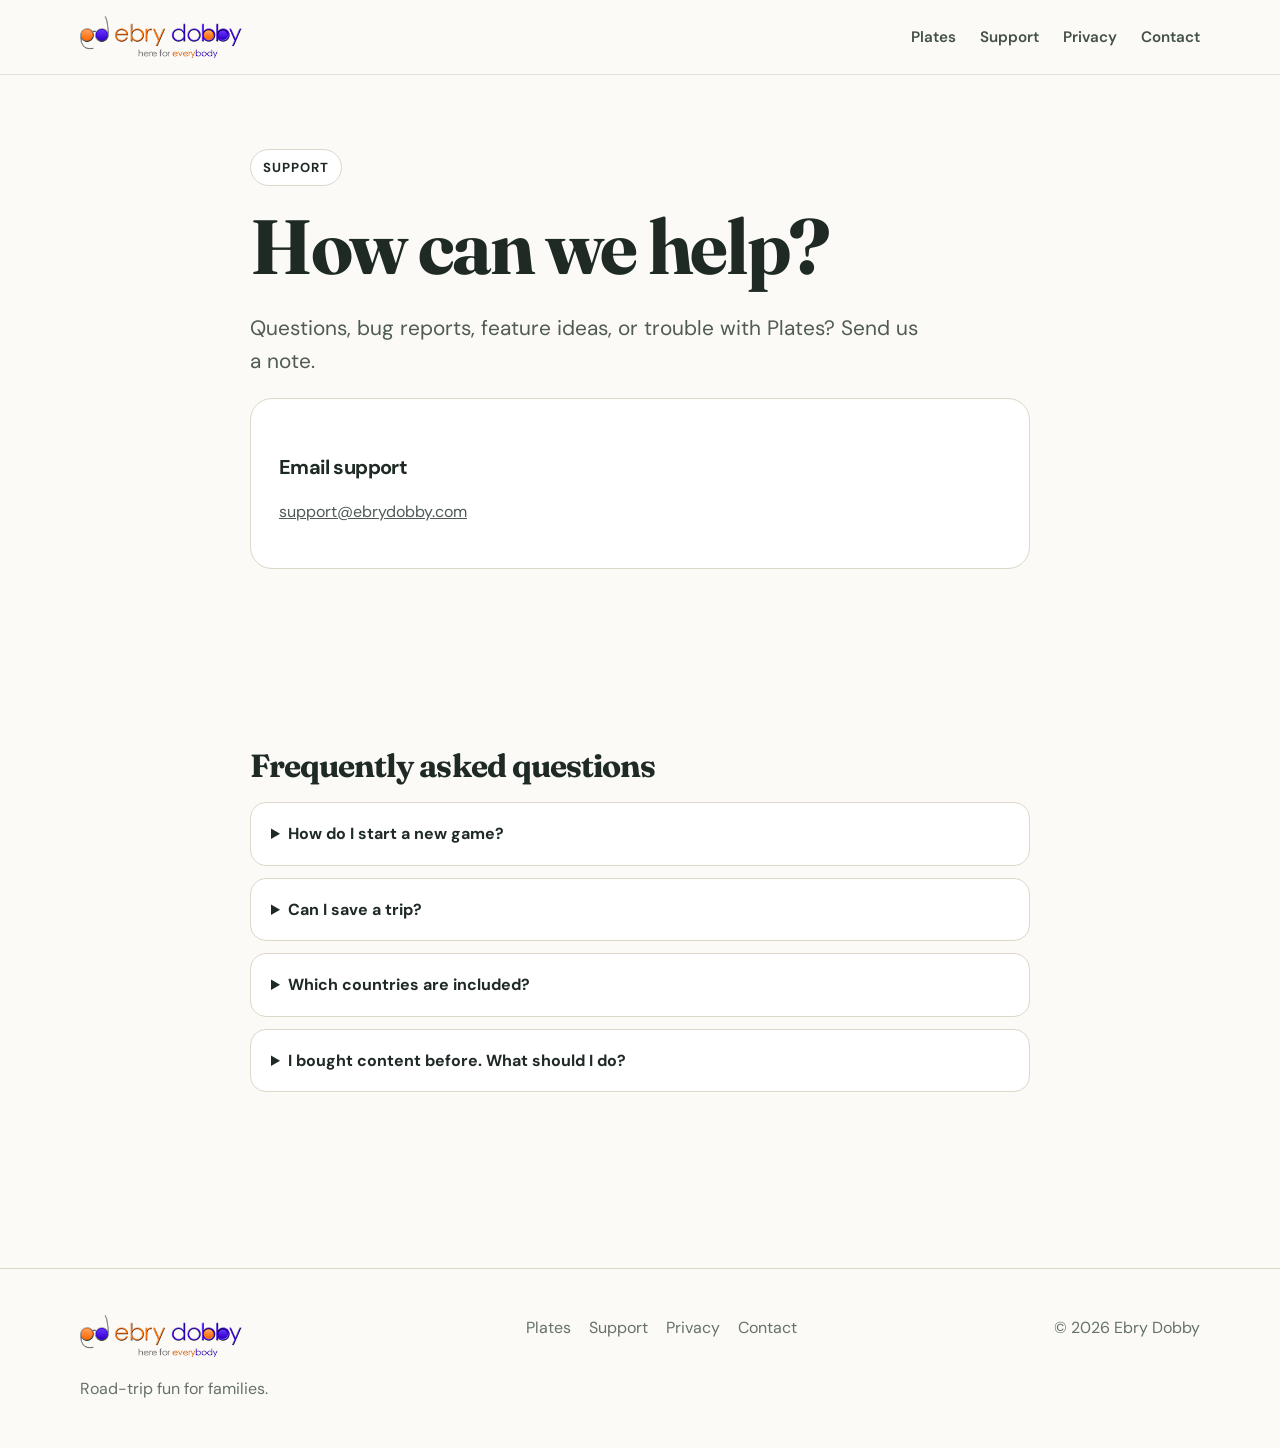
<file: support/index.html>
<!doctype html><html lang="en"><head><meta charset="utf-8"><meta name="viewport" content="width=device-width,initial-scale=1"><title>Support | Ebry Dobby</title><meta name="description" content="Get help with Plates Family Travel Game from Ebry Dobby."><link rel="canonical" href="https://www.ebrydobby.com/support/"><meta name="theme-color" content="#f7f1e3"><link rel="preconnect" href="https://fonts.googleapis.com"><link rel="preconnect" href="https://fonts.gstatic.com" crossorigin><link href="https://fonts.googleapis.com/css2?family=DM+Sans:wght@400;500;600;700&family=Fraunces:opsz,wght@9..144,700&display=swap" rel="stylesheet"><link rel="stylesheet" href="../assets/css/styles.css"><script async src="https://pagead2.googlesyndication.com/pagead/js/adsbygoogle.js?client=ca-pub-4069077007727159" crossorigin="anonymous"></script></head><body><header class="site-header"><div class="container nav"><a class="brand brand-logo footer-logo" href="../index.html"><img src="../assets/images/ebry-dobby-logo.png" alt="Ebry Dobby — here for everybody"></a><button class="menu-btn" data-menu-button aria-expanded="false" aria-controls="site-nav">Menu</button><nav class="nav-links" id="site-nav" data-nav-links><a href="../plates/">Plates</a><a href="../support/">Support</a><a href="../privacy/">Privacy</a><a href="../contact/">Contact</a></nav></div></header><main><section class="page-hero"><div class="container prose"><span class="eyebrow">Support</span><h1>How can we help?</h1><p class="lead">Questions, bug reports, feature ideas, or trouble with Plates? Send us a note.</p><div class="contact-box"><h3>Email support</h3><p><a href="mailto:support@ebrydobby.com">support@ebrydobby.com</a></p></div></div></section><section class="section"><div class="container prose faq"><h2>Frequently asked questions</h2><details><summary>How do I start a new game?</summary><p>Open Plates and begin a new trip or game from the app’s main controls. Your exact options vary by platform and app version.</p></details><details><summary>Can I save a trip?</summary><p>Saved games are available in the iOS version. Android feature parity is being modernized.</p></details><details><summary>Which countries are included?</summary><p>Plates includes license plates from the U.S., Canada and Mexico. The iOS version also includes Australia.</p></details><details><summary>I bought content before. What should I do?</summary><p>Use the app store account originally used for the purchase and look for the restore-purchases option. If you still need help, email support.</p></details></div></section></main><footer><div class="container footer-grid"><div><a class="brand brand-logo footer-logo" href="../index.html"><img src="../assets/images/ebry-dobby-logo.png" alt="Ebry Dobby — here for everybody"></a><p style="color:var(--muted);margin:.7rem 0 0;">Road-trip fun for families.</p></div><div class="footer-links"><a href="../plates/">Plates</a><a href="../support/">Support</a><a href="../privacy/">Privacy</a><a href="../contact/">Contact</a></div><div style="color:var(--muted);">© <span data-year></span> Ebry Dobby</div></div></footer><script src="../assets/js/site.js"></script></body></html>
</file>
<file: assets/css/styles.css>
:root{--ink:#1f2a24;--muted:#66716a;--paper:#fbfaf6;--cream:#f3eddf;--road:#27352e;--accent:#d9772a;--accent-dark:#a95318;--line:#ddd7c8;--card:#fff;--shadow:0 18px 55px rgba(31,42,36,.10);--radius:24px}*{box-sizing:border-box}html{scroll-behavior:smooth}body{margin:0;font-family:"DM Sans",system-ui,-apple-system,BlinkMacSystemFont,"Segoe UI",sans-serif;color:var(--ink);background:var(--paper);line-height:1.6}a{color:inherit}.container{width:min(1120px,calc(100% - 36px));margin:0 auto}.site-header{position:sticky;top:0;z-index:20;background:rgba(251,250,246,.92);backdrop-filter:blur(14px);border-bottom:1px solid rgba(221,215,200,.75)}.nav{min-height:74px;display:flex;align-items:center;justify-content:space-between;gap:24px}.brand{text-decoration:none;font-weight:700;letter-spacing:-.02em;font-size:1.15rem;display:flex;align-items:center;gap:10px}.brand-mark{width:35px;height:25px;border:2px solid var(--ink);border-radius:5px;display:grid;place-items:center;font-size:.62rem;letter-spacing:.12em;background:#fff7d6;box-shadow:3px 3px 0 var(--accent)}.nav-links{display:flex;gap:24px;align-items:center}.nav-links a{text-decoration:none;font-weight:600;color:#435048;font-size:.95rem}.nav-links a:hover{color:var(--accent-dark)}.menu-btn{display:none;border:0;background:none;font:inherit;font-weight:700}.hero{padding:92px 0 72px;background:radial-gradient(circle at 85% 15%,rgba(217,119,42,.13),transparent 28%),radial-gradient(circle at 7% 85%,rgba(39,53,46,.08),transparent 25%)}.hero-grid{display:grid;grid-template-columns:1.15fr .85fr;gap:64px;align-items:center}.eyebrow{display:inline-flex;align-items:center;gap:8px;padding:7px 12px;border:1px solid var(--line);border-radius:999px;background:#fff;font-size:.82rem;font-weight:700;text-transform:uppercase;letter-spacing:.08em}h1,h2,h3{line-height:1.08;letter-spacing:-.03em;margin-top:0}h1{font-family:"Fraunces",Georgia,serif;font-size:clamp(3rem,7vw,6.2rem);margin:20px 0 22px}h2{font-family:"Fraunces",Georgia,serif;font-size:clamp(2.1rem,4vw,3.5rem);margin-bottom:18px}h3{font-size:1.25rem}.lead{font-size:clamp(1.05rem,2vw,1.3rem);color:var(--muted);max-width:680px}.cta-row{display:flex;gap:12px;flex-wrap:wrap;margin-top:30px}.btn{display:inline-flex;align-items:center;justify-content:center;gap:9px;min-height:50px;padding:0 20px;border-radius:14px;text-decoration:none;font-weight:700;border:1px solid var(--road);transition:.18s ease}.btn-primary{background:var(--road);color:#fff}.btn-primary:hover{transform:translateY(-2px);box-shadow:0 10px 22px rgba(39,53,46,.18)}.btn-secondary{background:#fff}.btn-secondary:hover{border-color:var(--accent);color:var(--accent-dark)}.plate-stack{position:relative;min-height:400px;display:grid;place-items:center}.plate-card{width:min(100%,420px);aspect-ratio:1.55;border:8px solid #f4f1e7;border-radius:26px;background:linear-gradient(160deg,#fffef9,#f1eee5);box-shadow:var(--shadow);display:flex;flex-direction:column;align-items:center;justify-content:center;position:relative;transform:rotate(-4deg)}.plate-card:before,.plate-card:after{content:"";position:absolute;width:14px;height:14px;background:#b7b3a8;border-radius:50%;top:15px}.plate-card:before{left:18px}.plate-card:after{right:18px}.plate-small{font-size:.75rem;font-weight:700;letter-spacing:.18em;color:#5e675f}.plate-big{font-size:clamp(2.2rem,7vw,4.8rem);font-weight:800;letter-spacing:.06em;margin:8px 0}.plate-state{font-family:"Fraunces";font-size:1.25rem;color:var(--accent-dark)}.road-line{position:absolute;width:85%;height:10px;bottom:28px;border-radius:99px;background:repeating-linear-gradient(90deg,var(--road) 0 34px,transparent 34px 57px);opacity:.18;transform:rotate(5deg)}.section{padding:88px 0}.section-alt{background:var(--cream)}.section-head{max-width:760px;margin-bottom:38px}.kicker{color:var(--accent-dark);font-weight:800;text-transform:uppercase;font-size:.78rem;letter-spacing:.13em}.grid-3{display:grid;grid-template-columns:repeat(3,1fr);gap:20px}.card{background:var(--card);border:1px solid var(--line);border-radius:var(--radius);padding:28px;box-shadow:0 10px 30px rgba(31,42,36,.05)}.card p{color:var(--muted);margin-bottom:0}.icon{font-size:1.65rem;margin-bottom:18px}.rating-wrap{display:grid;grid-template-columns:.8fr 1.2fr;gap:28px;align-items:start}.rating-panel{background:var(--road);color:white;border-radius:var(--radius);padding:34px;position:sticky;top:100px}.rating-panel .stars{color:#ffd782;letter-spacing:.08em;font-size:1.2rem}.rating-number{font-family:"Fraunces";font-size:3.8rem;line-height:1;margin:8px 0 2px}.rating-meta{color:#dce5df}.review-list{display:grid;gap:18px}.review{background:#fff;border:1px solid var(--line);border-radius:20px;padding:24px}.review blockquote{font-family:"Fraunces";font-size:1.35rem;margin:0 0 16px;line-height:1.35}.review small{color:var(--muted);font-weight:600}.band{margin:0 auto;width:min(1120px,calc(100% - 36px));background:var(--accent);color:#2b211b;padding:44px;border-radius:30px;display:flex;align-items:center;justify-content:space-between;gap:30px}.band h2{margin:0;font-size:clamp(2rem,4vw,3.1rem)}.band .btn{background:#fff;border-color:#fff}.page-hero{padding:74px 0 46px}.page-hero h1{font-size:clamp(2.8rem,6vw,5rem)}.prose{max-width:780px}.prose h2{font-size:2rem;margin-top:46px}.prose h3{margin-top:30px}.prose p,.prose li{color:#4f5b54}.notice{padding:18px 20px;background:#fff6db;border:1px solid #ead69c;border-radius:14px}.faq details{background:#fff;border:1px solid var(--line);border-radius:16px;padding:18px 20px;margin-bottom:12px}.faq summary{cursor:pointer;font-weight:700}.faq p{color:var(--muted)}.contact-box{padding:28px;background:#fff;border:1px solid var(--line);border-radius:22px}footer{padding:46px 0;border-top:1px solid var(--line);margin-top:76px}.footer-grid{display:flex;justify-content:space-between;gap:24px;flex-wrap:wrap}.footer-links{display:flex;gap:18px;flex-wrap:wrap}.footer-links a{color:var(--muted);text-decoration:none}@media(max-width:800px){.nav-links{display:none;position:absolute;left:18px;right:18px;top:67px;background:#fff;padding:18px;border:1px solid var(--line);border-radius:16px;box-shadow:var(--shadow);flex-direction:column;align-items:flex-start}.nav-links.open{display:flex}.menu-btn{display:block}.hero{padding-top:58px}.hero-grid,.rating-wrap{grid-template-columns:1fr}.hero-grid{gap:38px}.plate-stack{min-height:300px}.grid-3{grid-template-columns:1fr}.rating-panel{position:static}.band{flex-direction:column;align-items:flex-start;padding:30px}}

/* Official Ebry Dobby logo */
.brand-logo {
  display: inline-flex;
  align-items: center;
}
.brand-logo img {
  display: block;
  width: auto;
  height: 52px;
  max-width: 230px;
  object-fit: contain;
}
.footer-logo img {
  height: 42px;
}
@media (max-width: 800px) {
  .brand-logo img {
    height: 44px;
    max-width: 190px;
  }
}
</file>
